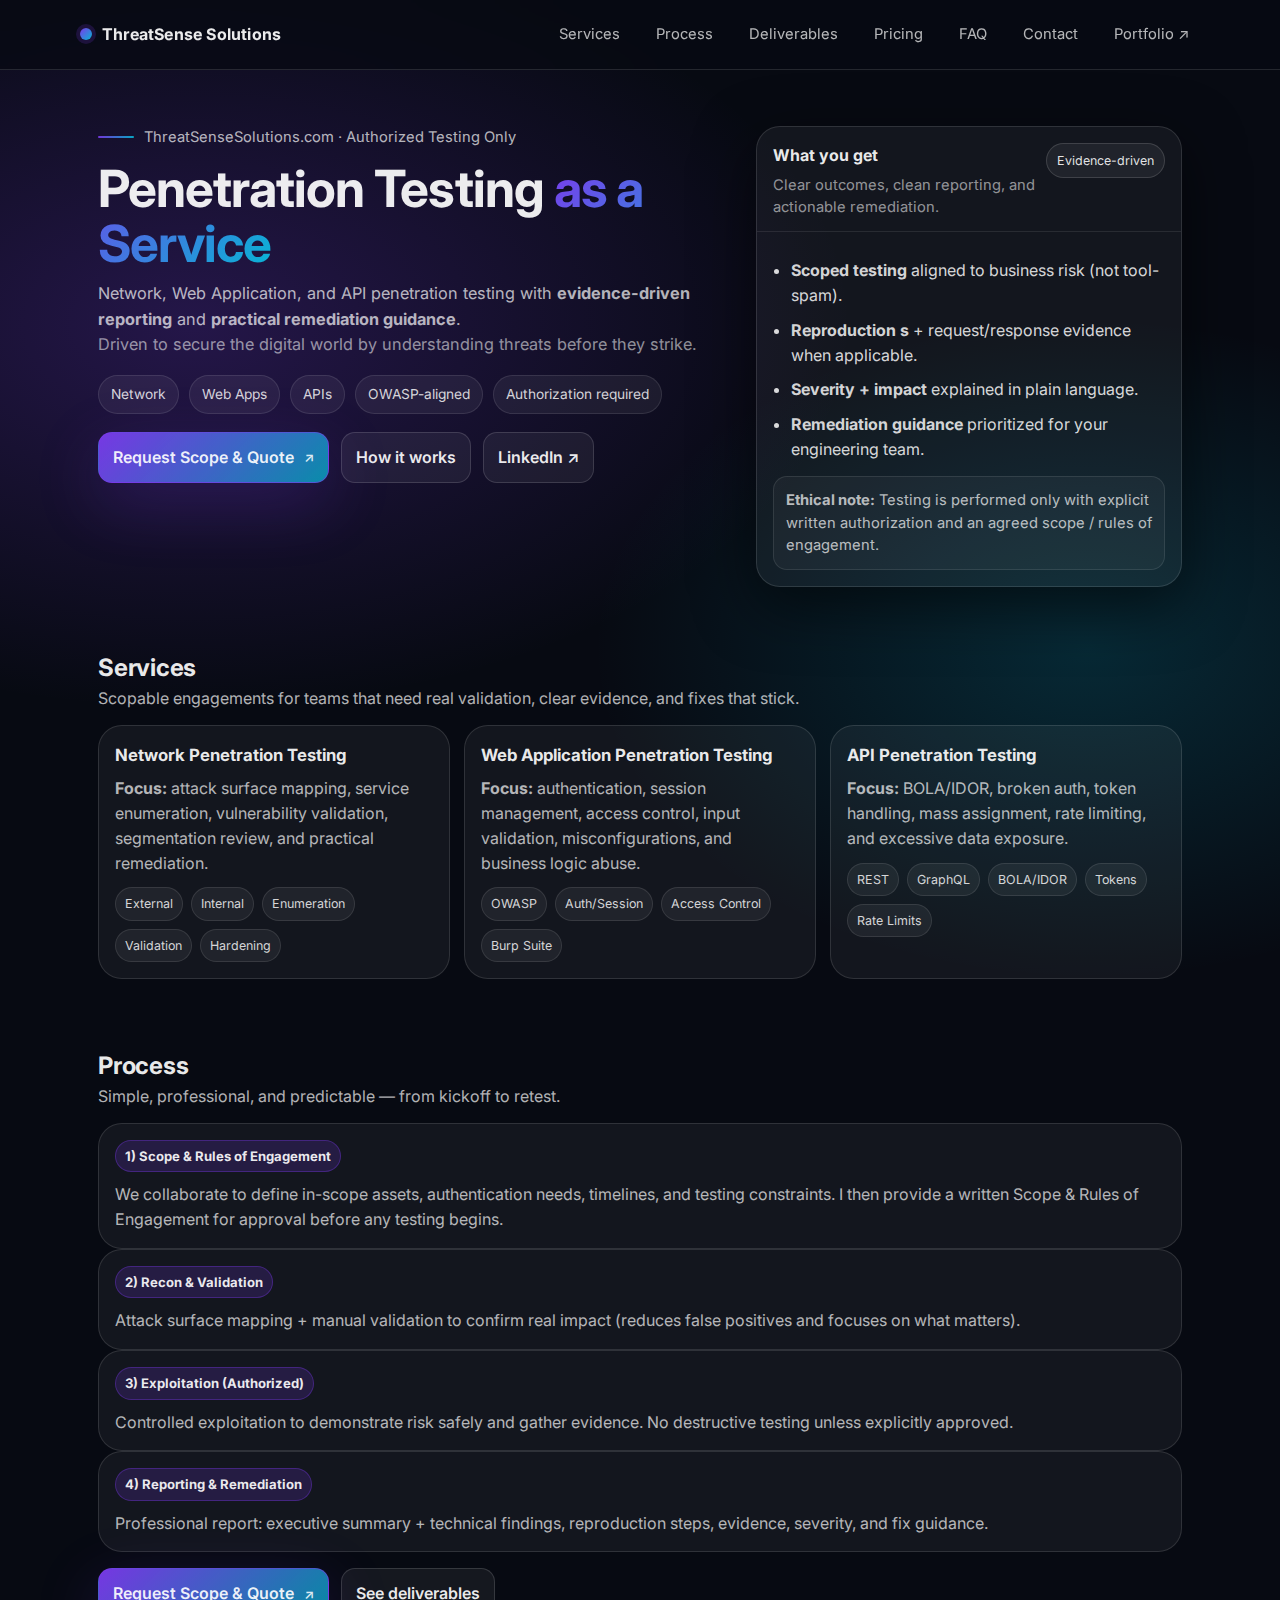
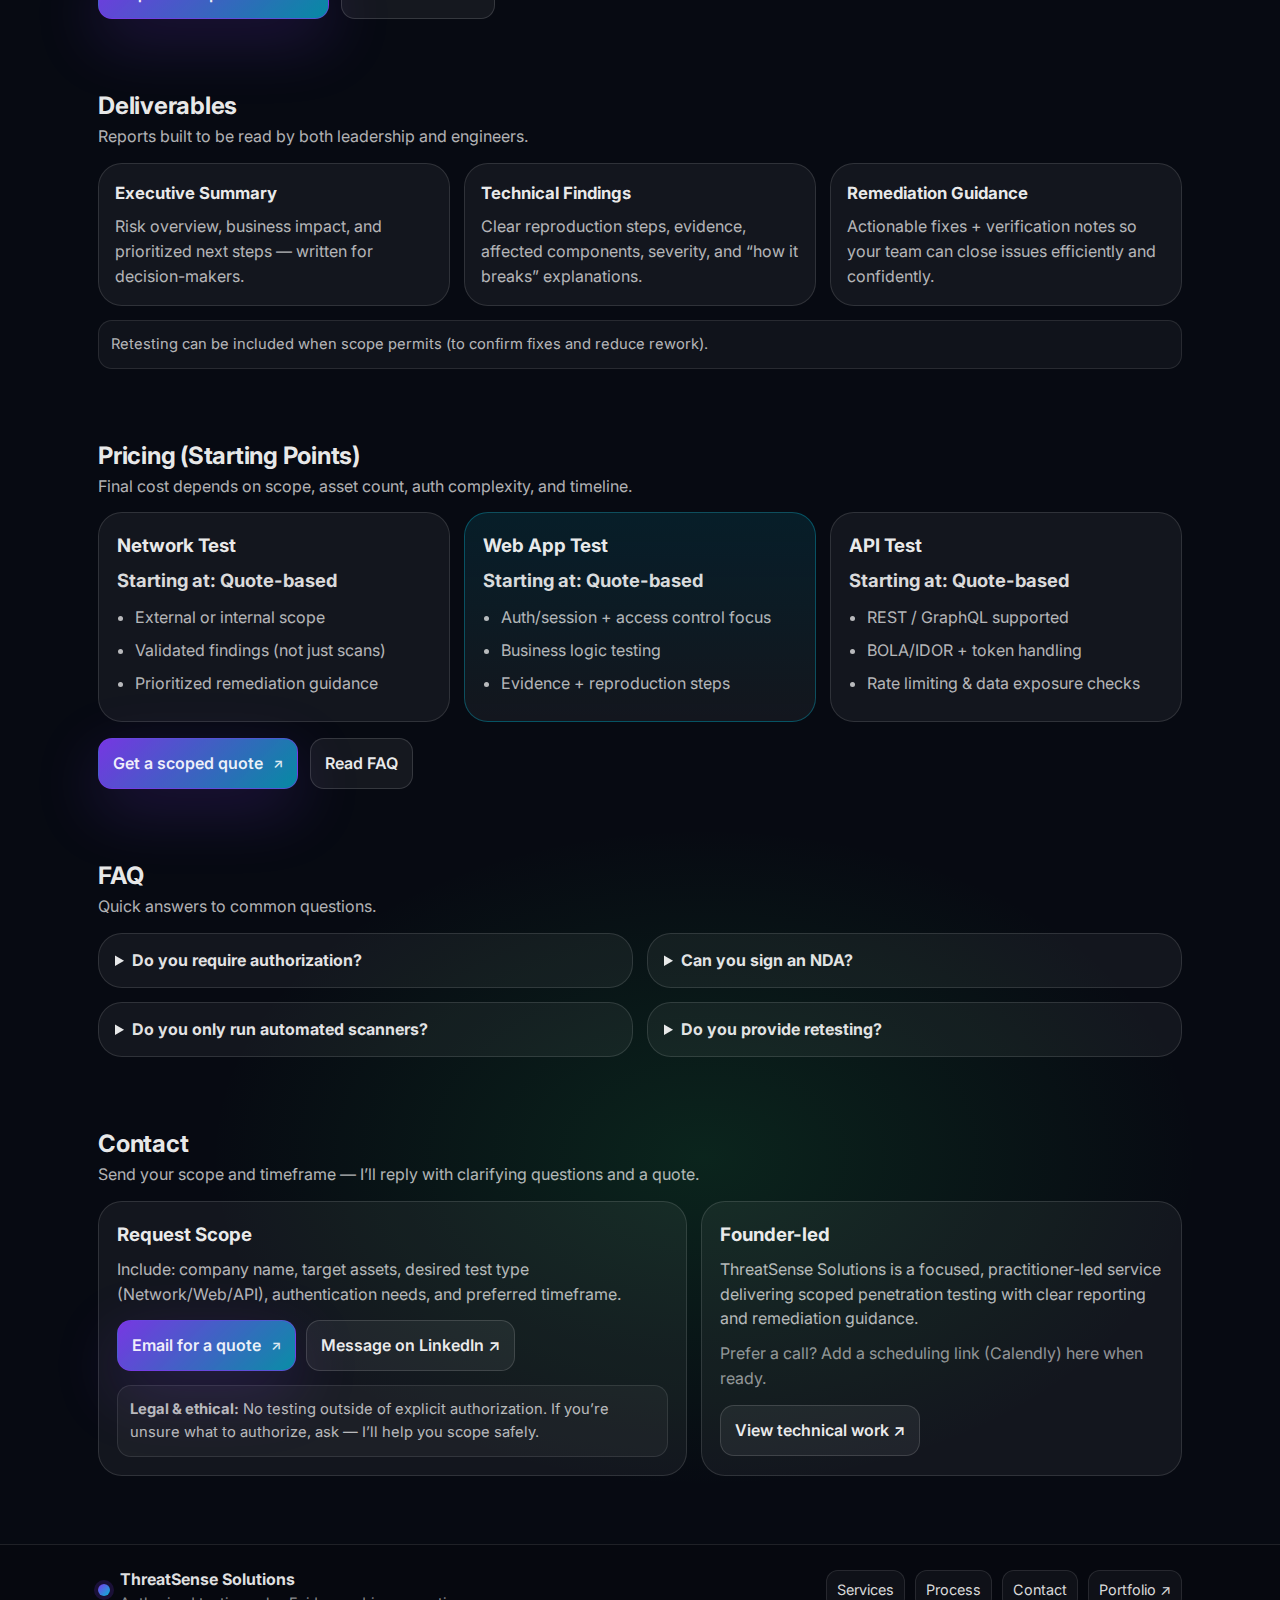
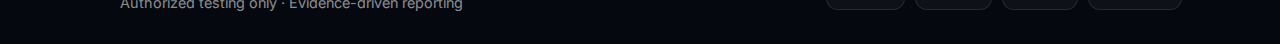
<file: index.html>
<!DOCTYPE html>
<html lang="en">
<head>
  <meta charset="UTF-8" />
  <meta name="viewport" content="width=device-width, initial-scale=1.0" />
  <meta name="description" content="ThreatSense Solutions — Penetration Testing as a Service. Authorized, scoped testing for networks, web applications, and APIs with evidence-driven reporting and remediation guidance." />
  <meta name="robots" content="index,follow" />

  <!-- Open Graph -->
  <meta property="og:title" content="ThreatSense Solutions — Penetration Testing as a Service" />
  <meta property="og:description" content="Authorized penetration testing for networks, web applications, and APIs. Evidence-driven reporting and practical remediation guidance." />
  <meta property="og:type" content="website" />

  <title>ThreatSense Solutions — Penetration Testing as a Service</title>

  <!-- Font -->
  <link href="https://fonts.googleapis.com/css2?family=Inter:wght@300;400;500;600;700&display=swap" rel="stylesheet" />

  <style>
    :root{
      --bg: #070A12;
      --panel: rgba(255,255,255,.06);
      --panel2: rgba(255,255,255,.08);
      --border: rgba(255,255,255,.12);
      --text: rgba(255,255,255,.92);
      --muted: rgba(255,255,255,.70);
      --muted2: rgba(255,255,255,.55);

      --a: #7C3AED;   /* violet */
      --b: #22C55E;   /* green */
      --c: #06B6D4;   /* cyan */
      --shadow: 0 18px 60px rgba(0,0,0,.55);
      --radius: 18px;
      --radius2: 24px;
      --max: 1120px;
    }

    *{ box-sizing: border-box; }
    html,body{ margin:0; padding:0; }
    body{
      font-family: Inter, system-ui, -apple-system, Segoe UI, Roboto, Helvetica, Arial, sans-serif;
      background:
        radial-gradient(1200px 700px at 15% 10%, rgba(124,58,237,.25), transparent 55%),
        radial-gradient(900px 600px at 85% 20%, rgba(6,182,212,.18), transparent 55%),
        radial-gradient(900px 600px at 55% 85%, rgba(34,197,94,.14), transparent 55%),
        var(--bg);
      color: var(--text);
      line-height: 1.55;
    }

    a{ color: inherit; text-decoration: none; }
    a:hover{ opacity: .92; }

    .wrap{ max-width: var(--max); margin: 0 auto; padding: 0 18px; }

    /* NAV */
    .nav{
      position: sticky; top: 0; z-index: 50;
      backdrop-filter: blur(14px);
      background: rgba(7,10,18,.72);
      border-bottom: 1px solid var(--border);
    }
    .nav-inner{
      display:flex; align-items:center; justify-content:space-between;
      padding: 14px 0;
    }
    .brand{
      display:flex; align-items:center; gap:10px; font-weight:700; letter-spacing:.2px;
    }
    .dot{
      width:12px; height:12px; border-radius: 50%;
      background: linear-gradient(135deg, var(--a), var(--c));
      box-shadow: 0 0 0 4px rgba(124,58,237,.18);
    }
    .nav-links{ display:flex; gap:14px; align-items:center; flex-wrap:wrap; }
    .nav-links a{
      font-size: .92rem;
      color: var(--muted);
      padding: 8px 10px;
      border-radius: 12px;
      border: 1px solid transparent;
    }
    .nav-links a:hover{
      color: var(--text);
      border-color: rgba(255,255,255,.10);
      background: rgba(255,255,255,.04);
    }

    /* HERO */
    .hero{
      padding: 56px 0 28px;
    }
    .hero-grid{
      display:grid;
      grid-template-columns: 1.2fr .8fr;
      gap: 18px;
      align-items: stretch;
    }
    @media (max-width: 980px){
      .hero-grid{ grid-template-columns: 1fr; }
    }

    .eyebrow{
      display:flex; align-items:center; gap:10px;
      color: var(--muted);
      font-size: .92rem;
    }
    .eyebrow .line{
      width: 36px; height: 2px;
      background: linear-gradient(90deg, var(--a), var(--c));
      border-radius: 99px;
      opacity: .9;
    }
    h1{
      margin: 12px 0 10px;
      font-size: clamp(2.1rem, 4vw, 3.2rem);
      line-height: 1.08;
      letter-spacing: -0.02em;
    }
    h1 span{
      background: linear-gradient(135deg, var(--a), var(--c));
      -webkit-background-clip: text;
      background-clip: text;
      color: transparent;
    }
    .sub{
      color: var(--muted);
      font-size: 1.02rem;
      margin: 0 0 18px;
    }

    .chips{ display:flex; flex-wrap:wrap; gap:10px; margin: 14px 0 18px; }
    .chip{
      font-size: .86rem;
      color: rgba(255,255,255,.82);
      padding: 8px 12px;
      border-radius: 999px;
      background: rgba(255,255,255,.06);
      border: 1px solid rgba(255,255,255,.10);
    }

    .cta{
      display:flex; gap:12px; flex-wrap:wrap;
      margin-top: 10px;
    }
    .btn{
      display:inline-flex; align-items:center; gap:10px;
      padding: 12px 14px;
      border-radius: 14px;
      border: 1px solid rgba(255,255,255,.14);
      background: rgba(255,255,255,.06);
      color: var(--text);
      font-weight: 600;
      box-shadow: none;
    }
    .btn:hover{ background: rgba(255,255,255,.08); }
    .btn.primary{
      border-color: rgba(124,58,237,.55);
      background: linear-gradient(135deg, rgba(124,58,237,.95), rgba(6,182,212,.75));
      box-shadow: 0 20px 65px rgba(124,58,237,.22);
    }
    .btn.primary:hover{ opacity: .96; }
    .btn small{ color: rgba(255,255,255,.86); font-weight: 600; }

    /* SIDE CARD */
    .card{
      border: 1px solid var(--border);
      background: rgba(255,255,255,.05);
      border-radius: var(--radius2);
      box-shadow: var(--shadow);
      overflow: hidden;
    }
    .card-top{
      padding: 16px 16px 12px;
      border-bottom: 1px solid rgba(255,255,255,.09);
      display:flex; justify-content:space-between; gap:10px; align-items:flex-start;
    }
    .pill{
      font-size: .78rem;
      color: rgba(255,255,255,.88);
      padding: 7px 10px;
      border-radius: 999px;
      border: 1px solid rgba(255,255,255,.14);
      background: rgba(255,255,255,.06);
      white-space: nowrap;
    }
    .card-title{ font-weight: 700; margin: 0; }
    .card-sub{ margin: 6px 0 0; color: var(--muted2); font-size: .92rem; }

    .card-body{ padding: 16px; }
    .list{
      margin: 0; padding-left: 18px;
      color: rgba(255,255,255,.84);
    }
    .list li{ margin: 10px 0; }
    .micro{
      margin-top: 14px;
      padding: 12px;
      border-radius: 14px;
      background: rgba(255,255,255,.04);
      border: 1px solid rgba(255,255,255,.10);
      color: var(--muted);
      font-size: .92rem;
    }

    /* SECTIONS */
    section{ padding: 34px 0; }
    .section-head{
      display:flex; align-items:flex-end; justify-content:space-between;
      gap: 12px;
      margin-bottom: 14px;
    }
  /* Fix anchor jump with sticky nav (desktop + mobile) */
  :root { --nav-offset: 84px; }  /* desktop */

@media (max-width: 980px) {
  :root { --nav-offset: 132px; } /* mobile nav wraps -> taller */
}

  section {
    scroll-margin-top: var(--nav-offset);
  }


    /* Highlight the targeted section when navigating via #hash links */
    section:target h2 {
    font-weight: 800;
    }
    section:target .section-head {
    outline: 1px solid rgba(255,255,255,.14);
    background: rgba(255,255,255,.03);
    border-radius: 16px;
    padding: 10px 12px;
    }

    h2{
      margin: 0;
      font-size: 1.5rem;
      letter-spacing: -0.01em;
    }
    .lead{ margin: 0; color: var(--muted); max-width: 72ch; }

    .grid3{
      display:grid;
      grid-template-columns: repeat(3, 1fr);
      gap: 14px;
    }
    @media (max-width: 980px){ .grid3{ grid-template-columns: 1fr; } }

    .svc{
      padding: 16px;
      border-radius: var(--radius2);
      border: 1px solid rgba(255,255,255,.12);
      background: rgba(255,255,255,.05);
    }
    .svc h3{ margin: 0 0 8px; font-size: 1.05rem; }
    .svc p{ margin: 0; color: var(--muted); }
    .svc .tags{ margin-top: 12px; display:flex; flex-wrap:wrap; gap: 8px; }
    .tag{
      font-size: .78rem;
      padding: 6px 9px;
      border-radius: 999px;
      background: rgba(255,255,255,.06);
      border: 1px solid rgba(255,255,255,.10);
      color: rgba(255,255,255,.82);
    }

    .steps{
      display:grid;
      grid-template-columns: 1fr 1fr;
      gap: 14px;
    }
    @media (max-width: 980px){ .steps{ grid-template-columns: 1fr; } }

    .step{
      padding: 16px;
      border-radius: var(--radius2);
      border: 1px solid rgba(255,255,255,.12);
      background: rgba(255,255,255,.05);
    }
    .step strong{
      display:inline-block;
      padding: 5px 9px;
      border-radius: 999px;
      background: rgba(124,58,237,.18);
      border: 1px solid rgba(124,58,237,.35);
      margin-bottom: 10px;
      font-size: .82rem;
    }
    .step p{ margin: 0; color: var(--muted); }

    .price-row{
      display:grid;
      grid-template-columns: 1fr 1fr 1fr;
      gap: 14px;
    }
    @media (max-width: 980px){ .price-row{ grid-template-columns: 1fr; } }

    .price{
      padding: 18px;
      border-radius: var(--radius2);
      border: 1px solid rgba(255,255,255,.12);
      background: rgba(255,255,255,.05);
      position: relative;
      overflow:hidden;
    }
    .price.pop{
      border-color: rgba(6,182,212,.35);
      background: linear-gradient(180deg, rgba(6,182,212,.12), rgba(255,255,255,.05));
    }
    .price h3{ margin: 0 0 6px; }
    .price .from{ color: rgba(255,255,255,.86); font-weight: 700; font-size: 1.15rem; margin: 0 0 10px; }
    .price ul{ margin: 0; padding-left: 18px; color: var(--muted); }
    .price li{ margin: 8px 0; }

    .faq{
      display:grid;
      grid-template-columns: 1fr 1fr;
      gap: 14px;
    }
    @media (max-width: 980px){ .faq{ grid-template-columns: 1fr; } }
    details{
      border-radius: var(--radius2);
      border: 1px solid rgba(255,255,255,.12);
      background: rgba(255,255,255,.05);
      padding: 14px 16px;
    }
    summary{
      cursor:pointer;
      font-weight: 700;
      color: rgba(255,255,255,.9);
    }
    details p{ color: var(--muted); margin: 10px 0 0; }

    /* CONTACT */
    .contact{
      display:grid;
      grid-template-columns: 1.1fr .9fr;
      gap: 14px;
    }
    @media (max-width: 980px){ .contact{ grid-template-columns: 1fr; } }
    .contact-box{
      padding: 18px;
      border-radius: var(--radius2);
      border: 1px solid rgba(255,255,255,.12);
      background: rgba(255,255,255,.05);
    }
    .contact-box p{ color: var(--muted); margin: 8px 0 0; }
    .contact-actions{ margin-top: 14px; display:flex; flex-wrap:wrap; gap: 10px; }

    /* FOOTER */
    .foot{
      padding: 22px 0 30px;
      color: var(--muted2);
      border-top: 1px solid rgba(255,255,255,.10);
      background: rgba(0,0,0,.12);
      margin-top: 34px;
    }
    .foot-row{
      display:flex; justify-content:space-between; align-items:center; gap: 12px;
      flex-wrap:wrap;
    }
    .mini-links{ display:flex; gap: 10px; flex-wrap:wrap; }
    .mini-links a{
      padding: 8px 10px;
      border-radius: 12px;
      border: 1px solid rgba(255,255,255,.10);
      background: rgba(255,255,255,.04);
      color: rgba(255,255,255,.86);
      font-size: .9rem;
    }
  </style>
</head>

<body>
  <!-- NAV -->
  <div class="nav">
    <div class="wrap nav-inner">
      <div class="brand">
        <div class="dot"></div>
        <span>ThreatSense Solutions</span>
      </div>

      <div class="nav-links">
        <a href="#services">Services</a>
        <a href="#process">Process</a>
        <a href="#deliverables">Deliverables</a>
        <a href="#pricing">Pricing</a>
        <a href="#faq">FAQ</a>
        <a href="#contact">Contact</a>
        <a href="https://bebasset.github.io/index.html#projects" target="_blank" rel="noopener">Portfolio ↗</a>
      </div>
    </div>
  </div>

  <!-- HERO -->
  <header class="hero">
    <div class="wrap hero-grid">
      <div>
        <div class="eyebrow">
          <div class="line"></div>
          <div>ThreatSenseSolutions.com · Authorized Testing Only</div>
        </div>

        <h1>Penetration Testing <span>as a Service</span></h1>
        <p class="sub">
          Network, Web Application, and API penetration testing with <strong>evidence-driven reporting</strong> and
          <strong>practical remediation guidance</strong>.
          <br />
          <span style="color: var(--muted2);">Driven to secure the digital world by understanding threats before they strike.</span>
        </p>

        <div class="chips">
          <span class="chip">Network</span>
          <span class="chip">Web Apps</span>
          <span class="chip">APIs</span>
          <span class="chip">OWASP-aligned</span>
          <span class="chip">Authorization required</span>
        </div>

        <div class="cta">
          <a class="btn primary" href="mailto:bassette.secure@gmail.com?subject=ThreatSense%20-%20Request%20Scope%20%26%20Quote&body=Hi%20ThreatSense%2C%0A%0AI'd%20like%20to%20request%20a%20scope%20and%20quote.%0A%0ACompany%3A%0AAsset(s)%3A%0ATesting%20type%20(Network%2FWeb%2FAPI)%3A%0ATimeframe%3A%0AConstraints%2FNotes%3A%0A%0AThanks%2C">
            Request Scope & Quote <small>↗</small>
          </a>
          <a class="btn" href="#process">How it works</a>
          <a class="btn" href="https://www.linkedin.com/in/belizaireb" target="_blank" rel="noopener">LinkedIn ↗</a>
        </div>
      </div>

      <aside class="card" aria-label="What you get">
        <div class="card-top">
          <div>
            <div class="card-title">What you get</div>
            <div class="card-sub">Clear outcomes, clean reporting, and actionable remediation.</div>
          </div>
          <div class="pill">Evidence-driven</div>
        </div>

        <div class="card-body">
          <ul class="list">
            <li><strong>Scoped testing</strong> aligned to business risk (not tool-spam).</li>
            <li><strong>Reproduction s</strong> + request/response evidence when applicable.</li>
            <li><strong>Severity + impact</strong> explained in plain language.</li>
            <li><strong>Remediation guidance</strong> prioritized for your engineering team.</li>
          </ul>

          <div class="micro">
            <strong>Ethical note:</strong> Testing is performed only with explicit written authorization and an agreed scope / rules of engagement.
          </div>
        </div>
      </aside>
    </div>
  </header>

  <!-- SERVICES -->
  <section id="services">
    <div class="wrap">
      <div class="section-head">
        <div>
          <h2>Services</h2>
          <p class="lead">Scopable engagements for teams that need real validation, clear evidence, and fixes that stick.</p>
        </div>
      </div>

      <div class="grid3">
        <div class="svc">
          <h3>Network Penetration Testing</h3>
          <p><strong>Focus:</strong> attack surface mapping, service enumeration, vulnerability validation, segmentation review, and practical remediation.</p>
          <div class="tags">
            <span class="tag">External</span><span class="tag">Internal</span><span class="tag">Enumeration</span><span class="tag">Validation</span><span class="tag">Hardening</span>
          </div>
        </div>

        <div class="svc">
          <h3>Web Application Penetration Testing</h3>
          <p><strong>Focus:</strong> authentication, session management, access control, input validation, misconfigurations, and business logic abuse.</p>
          <div class="tags">
            <span class="tag">OWASP</span><span class="tag">Auth/Session</span><span class="tag">Access Control</span><span class="tag">Burp Suite</span>
          </div>
        </div>

        <div class="svc">
          <h3>API Penetration Testing</h3>
          <p><strong>Focus:</strong> BOLA/IDOR, broken auth, token handling, mass assignment, rate limiting, and excessive data exposure.</p>
          <div class="tags">
            <span class="tag">REST</span><span class="tag">GraphQL</span><span class="tag">BOLA/IDOR</span><span class="tag">Tokens</span><span class="tag">Rate Limits</span>
          </div>
        </div>
      </div>
    </div>
  </section>

  <!-- PROCESS -->
  <section id="process">
    <div class="wrap">
      <div class="section-head">
        <div>
          <h2>Process</h2>
          <p class="lead">Simple, professional, and predictable — from kickoff to retest.</p>
        </div>
      </div>

      <div class="s">
        <div class="step">
          <strong>1) Scope &amp; Rules of Engagement</strong>
          <p>We collaborate to define in-scope assets, authentication needs, timelines, and testing constraints.
    I then provide a written Scope &amp; Rules of Engagement for approval before any testing begins.</p>
      </div>

        <div class="step">
          <strong>2) Recon & Validation</strong>
          <p>Attack surface mapping + manual validation to confirm real impact (reduces false positives and focuses on what matters).</p>
        </div>
        <div class="step">
          <strong>3) Exploitation (Authorized)</strong>
          <p>Controlled exploitation to demonstrate risk safely and gather evidence. No destructive testing unless explicitly approved.</p>
        </div>
        <div class="step">
          <strong>4) Reporting & Remediation</strong>
          <p>Professional report: executive summary + technical findings, reproduction steps, evidence, severity, and fix guidance.</p>
        </div>
      </div>

      <div class="cta" style="margin-top:16px;">
        <a class="btn primary" href="mailto:bassette.secure@gmail.com?subject=ThreatSense%20-%20Request%20Scope%20%26%20Quote">Request Scope & Quote <small>↗</small></a>
        <a class="btn" href="#deliverables">See deliverables</a>
      </div>
    </div>
  </section>

  <!-- DELIVERABLES -->
  <section id="deliverables">
    <div class="wrap">
      <div class="section-head">
        <div>
          <h2>Deliverables</h2>
          <p class="lead">Reports built to be read by both leadership and engineers.</p>
        </div>
      </div>

      <div class="grid3">
        <div class="svc">
          <h3>Executive Summary</h3>
          <p>Risk overview, business impact, and prioritized next steps — written for decision-makers.</p>
        </div>
        <div class="svc">
          <h3>Technical Findings</h3>
          <p>Clear reproduction steps, evidence, affected components, severity, and “how it breaks” explanations.</p>
        </div>
        <div class="svc">
          <h3>Remediation Guidance</h3>
          <p>Actionable fixes + verification notes so your team can close issues efficiently and confidently.</p>
        </div>
      </div>

      <div class="micro" style="margin-top:14px;">
        Retesting can be included when scope permits (to confirm fixes and reduce rework).
      </div>
    </div>
  </section>

  <!-- PRICING -->
  <section id="pricing">
    <div class="wrap">
      <div class="section-head">
        <div>
          <h2>Pricing (Starting Points)</h2>
          <p class="lead">Final cost depends on scope, asset count, auth complexity, and timeline.</p>
        </div>
      </div>

      <div class="price-row">
        <div class="price">
          <h3>Network Test</h3>
          <p class="from">Starting at: Quote-based</p>
          <ul>
            <li>External or internal scope</li>
            <li>Validated findings (not just scans)</li>
            <li>Prioritized remediation guidance</li>
          </ul>
        </div>

        <div class="price pop">
          <h3>Web App Test</h3>
          <p class="from">Starting at: Quote-based</p>
          <ul>
            <li>Auth/session + access control focus</li>
            <li>Business logic testing</li>
            <li>Evidence + reproduction steps</li>
          </ul>
        </div>

        <div class="price">
          <h3>API Test</h3>
          <p class="from">Starting at: Quote-based</p>
          <ul>
            <li>REST / GraphQL supported</li>
            <li>BOLA/IDOR + token handling</li>
            <li>Rate limiting & data exposure checks</li>
          </ul>
        </div>
      </div>

      <div class="cta" style="margin-top:16px;">
        <a class="btn primary" href="mailto:bassette.secure@gmail.com?subject=ThreatSense%20-%20Request%20Scope%20%26%20Quote">Get a scoped quote <small>↗</small></a>
        <a class="btn" href="#faq">Read FAQ</a>
      </div>
    </div>
  </section>

  <!-- FAQ -->
  <section id="faq">
    <div class="wrap">
      <div class="section-head">
        <div>
          <h2>FAQ</h2>
          <p class="lead">Quick answers to common questions.</p>
        </div>
      </div>

      <div class="faq">
        <details>
          <summary>Do you require authorization?</summary>
          <p>Yes. I only test assets with explicit written authorization and an agreed scope / rules of engagement.</p>
        </details>

        <details>
          <summary>Can you sign an NDA?</summary>
          <p>Yes. NDA and rules-of-engagement documentation are welcome for scoped engagements.</p>
        </details>

        <details>
          <summary>Do you only run automated scanners?</summary>
          <p>No. Testing is a mix of recon, manual validation, and controlled exploitation (authorized) to confirm real impact and reduce false positives.</p>
        </details>

        <details>
          <summary>Do you provide retesting?</summary>
          <p>When scope permits, yes — retesting can confirm fixes and help close findings faster.</p>
        </details>
      </div>
    </div>
  </section>

  <!-- CONTACT -->
  <section id="contact">
    <div class="wrap">
      <div class="section-head">
        <div>
          <h2>Contact</h2>
          <p class="lead">Send your scope and timeframe — I’ll reply with clarifying questions and a quote.</p>
        </div>
      </div>

      <div class="contact">
        <div class="contact-box">
          <h3 style="margin:0 0 6px;">Request Scope</h3>
          <p>Include: company name, target assets, desired test type (Network/Web/API), authentication needs, and preferred timeframe.</p>
          <div class="contact-actions">
            <a class="btn primary" href="mailto:bassette.secure@gmail.com?subject=ThreatSense%20-%20Request%20Scope%20%26%20Quote&body=Company%3A%0AAsset(s)%3A%0ATesting%20type%20(Network%2FWeb%2FAPI)%3A%0AAuth%20Available%3F%20(Yes%2FNo)%3A%0ATimeframe%3A%0AConstraints%2FNotes%3A%0A">Email for a quote <small>↗</small></a>
            <a class="btn" href="https://www.linkedin.com/in/belizaireb" target="_blank" rel="noopener">Message on LinkedIn ↗</a>
          </div>

          <div class="micro">
            <strong>Legal & ethical:</strong> No testing outside of explicit authorization. If you’re unsure what to authorize, ask — I’ll help you scope safely.
          </div>
        </div>

        <div class="contact-box">
          <h3 style="margin:0 0 6px;">Founder-led</h3>
          <p>
            ThreatSense Solutions is a focused, practitioner-led service delivering scoped penetration testing with clear reporting and remediation guidance.
          </p>
          <p style="margin-top:10px;color:var(--muted2);">
            Prefer a call? Add a scheduling link (Calendly) here when ready.
          </p>
          <div class="contact-actions">
            <a class="btn" href="https://bebasset.github.io/index.html#projects" target="_blank" rel="noopener">View technical work ↗</a>
          </div>
        </div>
      </div>
    </div>
  </section>

  <!-- FOOTER -->
  <footer class="foot">
    <div class="wrap foot-row">
      <div style="display:flex; align-items:center; gap:10px;">
        <div class="dot"></div>
        <div>
          <div style="font-weight:700;color:rgba(255,255,255,.88);">ThreatSense Solutions</div>
          <div style="font-size:.9rem;">Authorized testing only · Evidence-driven reporting</div>
        </div>
      </div>

      <div class="mini-links">
        <a href="#services">Services</a>
        <a href="#process">Process</a>
        <a href="#contact">Contact</a>
        <a href="https://bebasset.github.io/index.html#projects" target="_blank" rel="noopener">Portfolio ↗</a>
      </div>
    </div>
  </footer>
</body>
</html>

</html>
</file>
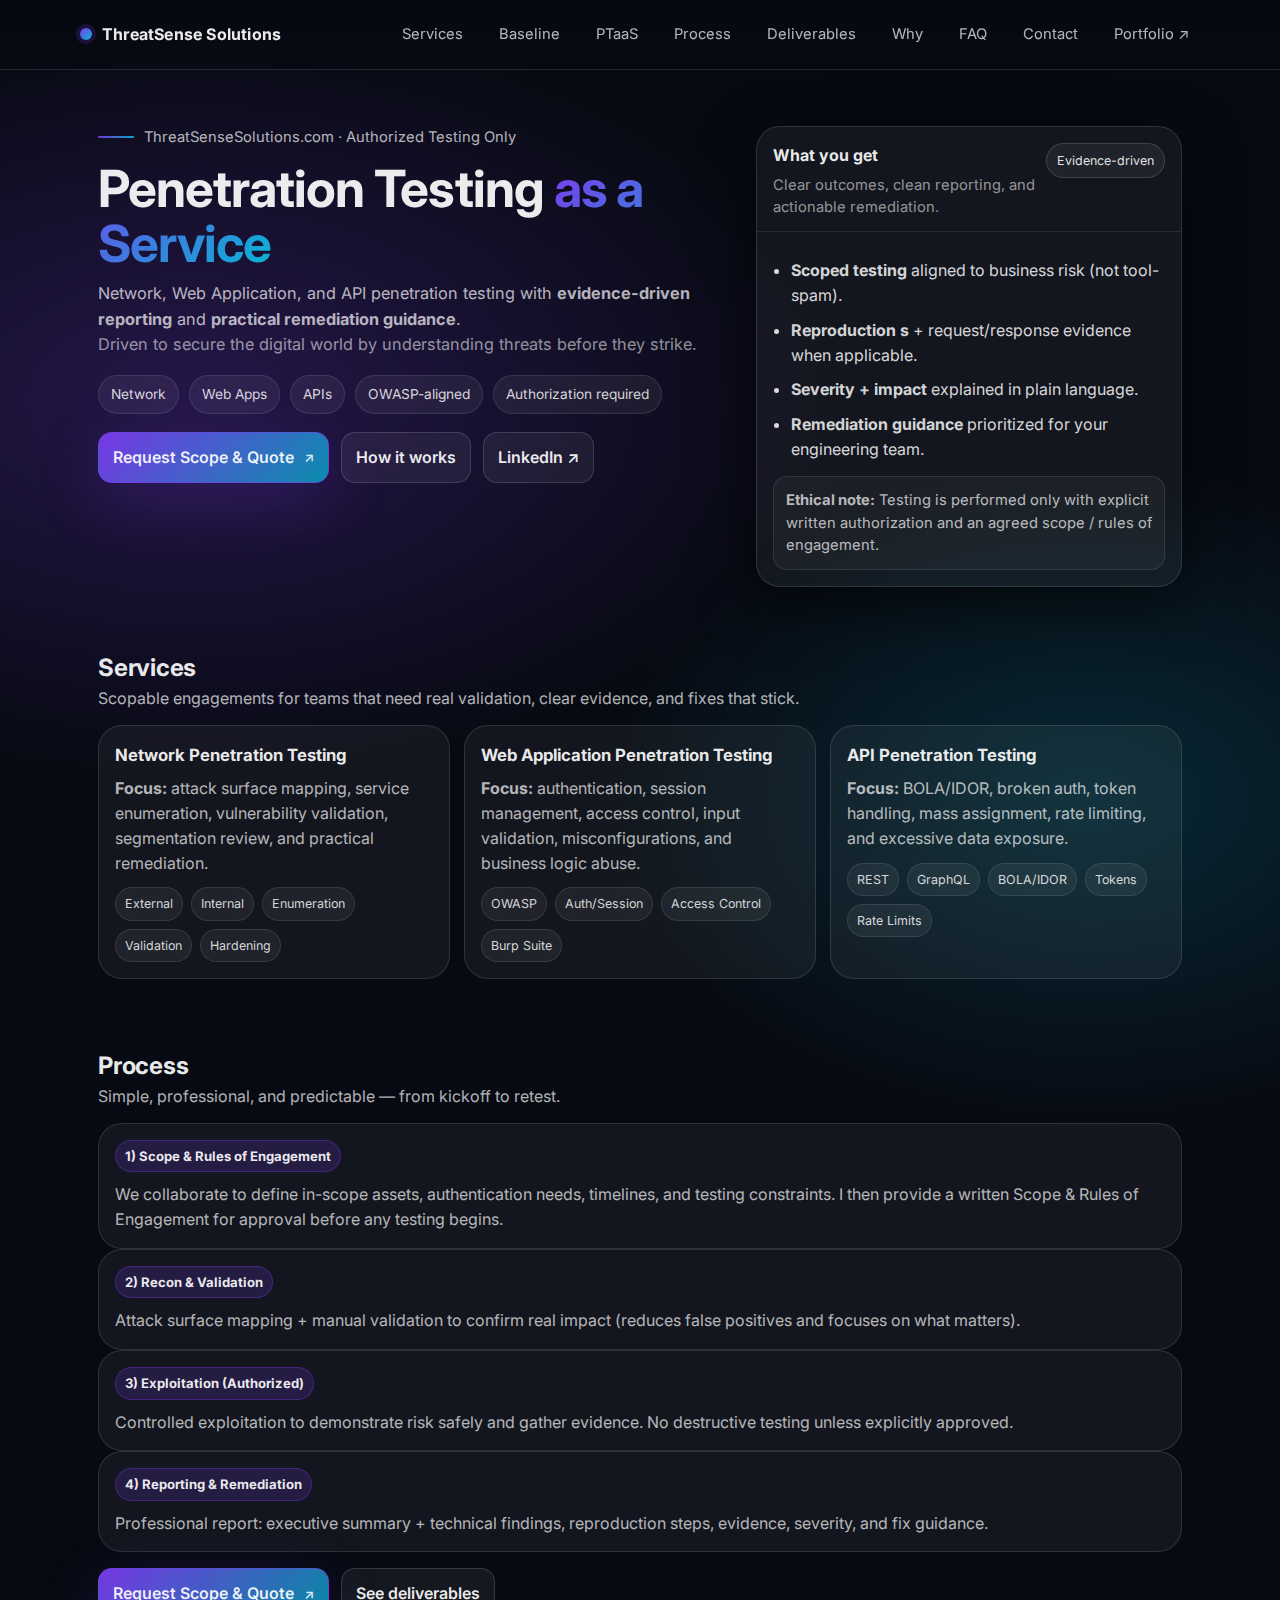
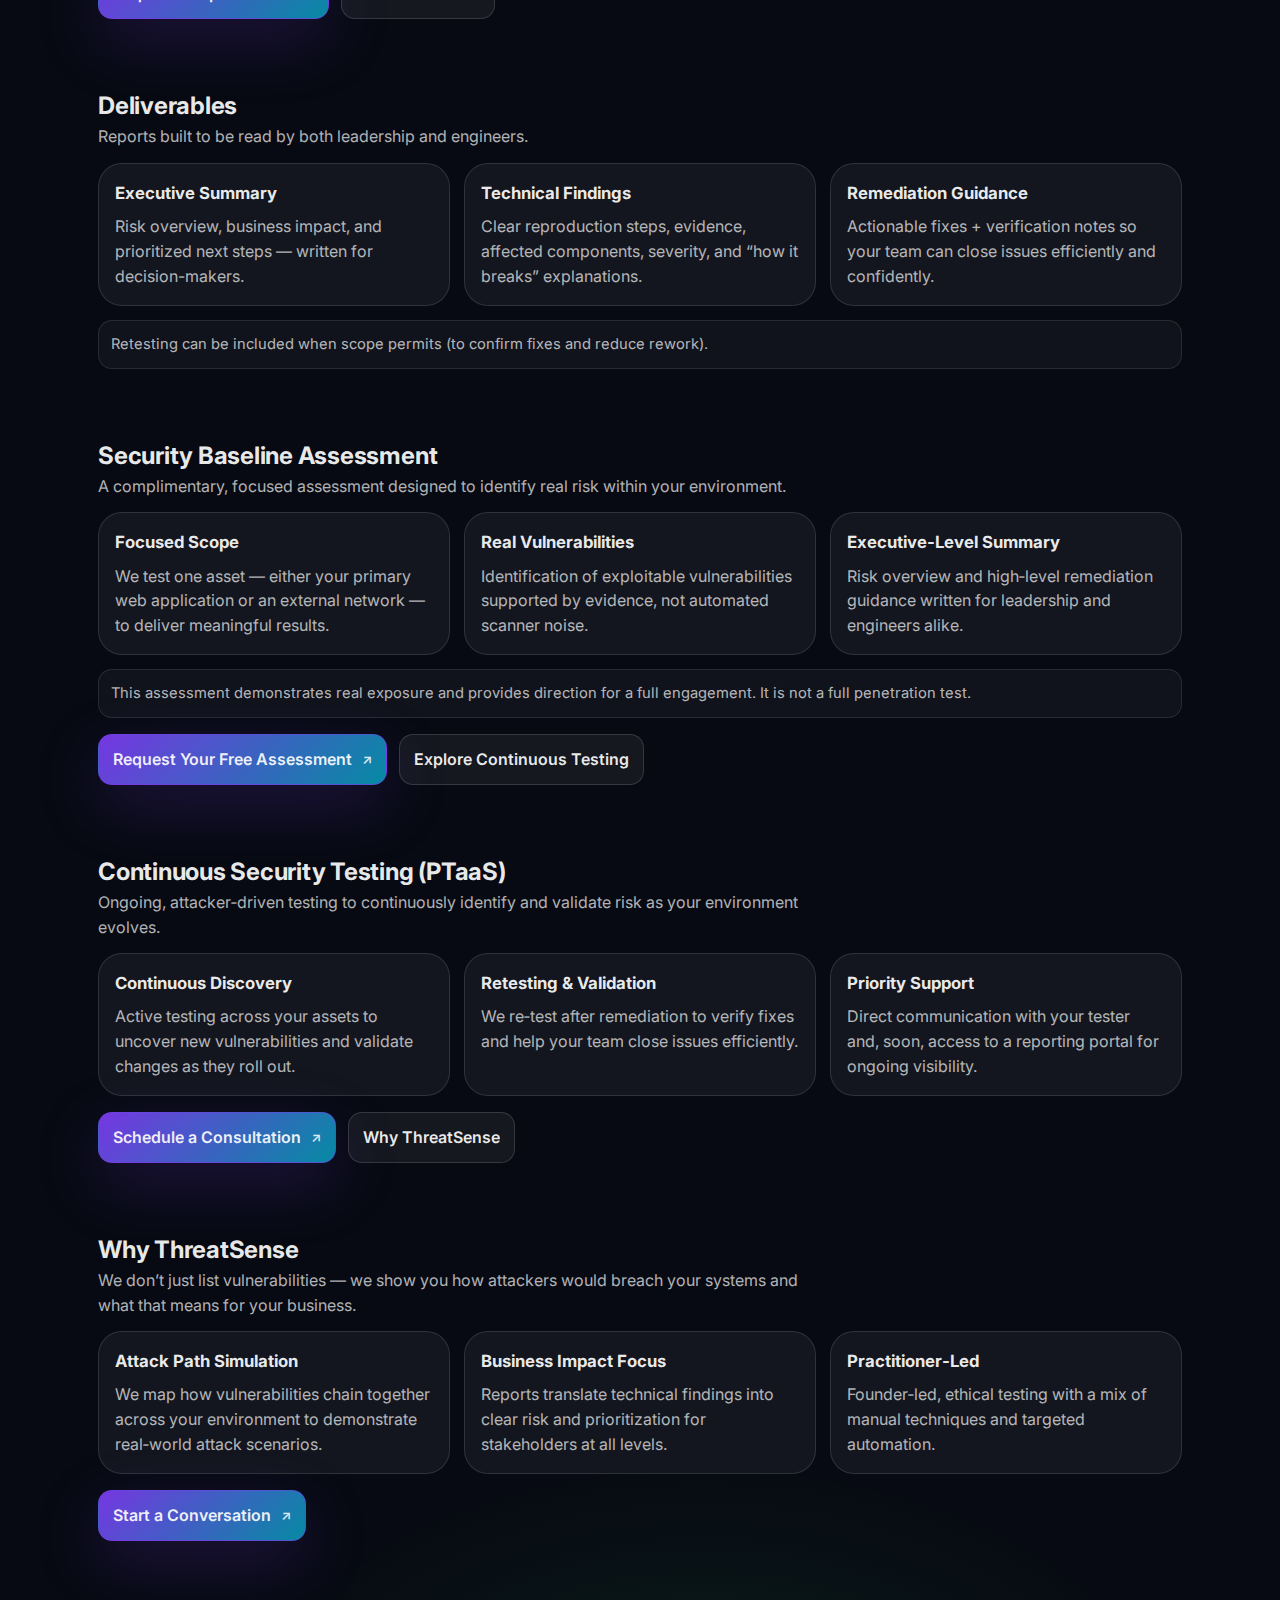
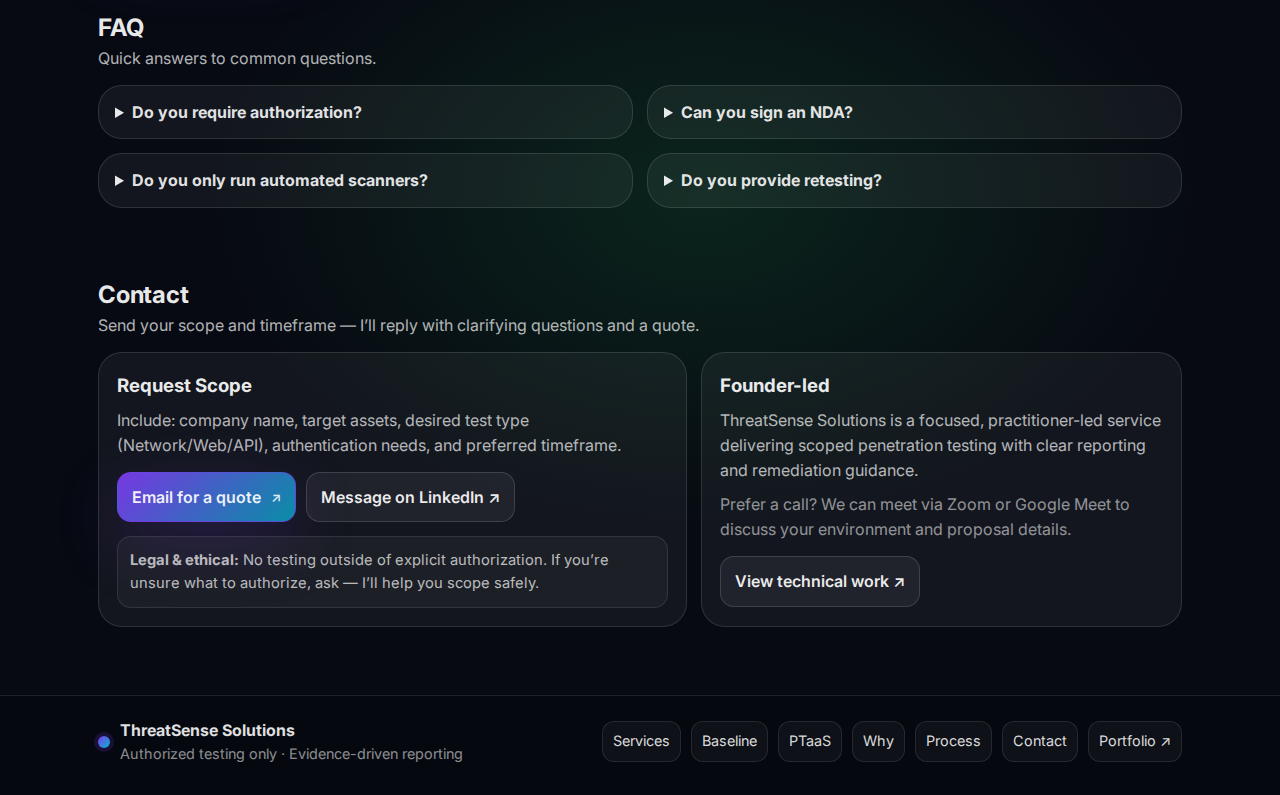
<file: index_updated.html>
<!DOCTYPE html>
<html lang="en">
<head>
  <meta charset="UTF-8" />
  <meta name="viewport" content="width=device-width, initial-scale=1.0" />
  <meta name="description" content="ThreatSense Solutions — Penetration Testing as a Service. Authorized, scoped testing for networks, web applications, and APIs with evidence-driven reporting and remediation guidance." />
  <meta name="robots" content="index,follow" />

  <!-- Open Graph -->
  <meta property="og:title" content="ThreatSense Solutions — Penetration Testing as a Service" />
  <meta property="og:description" content="Authorized penetration testing for networks, web applications, and APIs. Evidence-driven reporting and practical remediation guidance." />
  <meta property="og:type" content="website" />

  <title>ThreatSense Solutions — Penetration Testing as a Service</title>

  <!-- Font -->
  <link href="https://fonts.googleapis.com/css2?family=Inter:wght@300;400;500;600;700&display=swap" rel="stylesheet" />

  <style>
    :root{
      --bg: #070A12;
      --panel: rgba(255,255,255,.06);
      --panel2: rgba(255,255,255,.08);
      --border: rgba(255,255,255,.12);
      --text: rgba(255,255,255,.92);
      --muted: rgba(255,255,255,.70);
      --muted2: rgba(255,255,255,.55);

      --a: #7C3AED;   /* violet */
      --b: #22C55E;   /* green */
      --c: #06B6D4;   /* cyan */
      --shadow: 0 18px 60px rgba(0,0,0,.55);
      --radius: 18px;
      --radius2: 24px;
      --max: 1120px;
    }

    *{ box-sizing: border-box; }
    html,body{ margin:0; padding:0; }
    body{
      font-family: Inter, system-ui, -apple-system, Segoe UI, Roboto, Helvetica, Arial, sans-serif;
      background:
        radial-gradient(1200px 700px at 15% 10%, rgba(124,58,237,.25), transparent 55%),
        radial-gradient(900px 600px at 85% 20%, rgba(6,182,212,.18), transparent 55%),
        radial-gradient(900px 600px at 55% 85%, rgba(34,197,94,.14), transparent 55%),
        var(--bg);
      color: var(--text);
      line-height: 1.55;
    }

    a{ color: inherit; text-decoration: none; }
    a:hover{ opacity: .92; }

    .wrap{ max-width: var(--max); margin: 0 auto; padding: 0 18px; }

    /* NAV */
    .nav{
      position: sticky; top: 0; z-index: 50;
      backdrop-filter: blur(14px);
      background: rgba(7,10,18,.72);
      border-bottom: 1px solid var(--border);
    }
    .nav-inner{
      display:flex; align-items:center; justify-content:space-between;
      padding: 14px 0;
    }
    .brand{
      display:flex; align-items:center; gap:10px; font-weight:700; letter-spacing:.2px;
    }
    .dot{
      width:12px; height:12px; border-radius: 50%;
      background: linear-gradient(135deg, var(--a), var(--c));
      box-shadow: 0 0 0 4px rgba(124,58,237,.18);
    }
    .nav-links{ display:flex; gap:14px; align-items:center; flex-wrap:wrap; }
    .nav-links a{
      font-size: .92rem;
      color: var(--muted);
      padding: 8px 10px;
      border-radius: 12px;
      border: 1px solid transparent;
    }
    .nav-links a:hover{
      color: var(--text);
      border-color: rgba(255,255,255,.10);
      background: rgba(255,255,255,.04);
    }

    /* HERO */
    .hero{
      padding: 56px 0 28px;
    }
    .hero-grid{
      display:grid;
      grid-template-columns: 1.2fr .8fr;
      gap: 18px;
      align-items: stretch;
    }
    @media (max-width: 980px){
      .hero-grid{ grid-template-columns: 1fr; }
    }

    .eyebrow{
      display:flex; align-items:center; gap:10px;
      color: var(--muted);
      font-size: .92rem;
    }
    .eyebrow .line{
      width: 36px; height: 2px;
      background: linear-gradient(90deg, var(--a), var(--c));
      border-radius: 99px;
      opacity: .9;
    }
    h1{
      margin: 12px 0 10px;
      font-size: clamp(2.1rem, 4vw, 3.2rem);
      line-height: 1.08;
      letter-spacing: -0.02em;
    }
    h1 span{
      background: linear-gradient(135deg, var(--a), var(--c));
      -webkit-background-clip: text;
      background-clip: text;
      color: transparent;
    }
    .sub{
      color: var(--muted);
      font-size: 1.02rem;
      margin: 0 0 18px;
    }

    .chips{ display:flex; flex-wrap:wrap; gap:10px; margin: 14px 0 18px; }
    .chip{
      font-size: .86rem;
      color: rgba(255,255,255,.82);
      padding: 8px 12px;
      border-radius: 999px;
      background: rgba(255,255,255,.06);
      border: 1px solid rgba(255,255,255,.10);
    }

    .cta{
      display:flex; gap:12px; flex-wrap:wrap;
      margin-top: 10px;
    }
    .btn{
      display:inline-flex; align-items:center; gap:10px;
      padding: 12px 14px;
      border-radius: 14px;
      border: 1px solid rgba(255,255,255,.14);
      background: rgba(255,255,255,.06);
      color: var(--text);
      font-weight: 600;
      box-shadow: none;
    }
    .btn:hover{ background: rgba(255,255,255,.08); }
    .btn.primary{
      border-color: rgba(124,58,237,.55);
      background: linear-gradient(135deg, rgba(124,58,237,.95), rgba(6,182,212,.75));
      box-shadow: 0 20px 65px rgba(124,58,237,.22);
    }
    .btn.primary:hover{ opacity: .96; }
    .btn small{ color: rgba(255,255,255,.86); font-weight: 600; }

    /* SIDE CARD */
    .card{
      border: 1px solid var(--border);
      background: rgba(255,255,255,.05);
      border-radius: var(--radius2);
      box-shadow: var(--shadow);
      overflow: hidden;
    }
    .card-top{
      padding: 16px 16px 12px;
      border-bottom: 1px solid rgba(255,255,255,.09);
      display:flex; justify-content:space-between; gap:10px; align-items:flex-start;
    }
    .pill{
      font-size: .78rem;
      color: rgba(255,255,255,.88);
      padding: 7px 10px;
      border-radius: 999px;
      border: 1px solid rgba(255,255,255,.14);
      background: rgba(255,255,255,.06);
      white-space: nowrap;
    }
    .card-title{ font-weight: 700; margin: 0; }
    .card-sub{ margin: 6px 0 0; color: var(--muted2); font-size: .92rem; }

    .card-body{ padding: 16px; }
    .list{
      margin: 0; padding-left: 18px;
      color: rgba(255,255,255,.84);
    }
    .list li{ margin: 10px 0; }
    .micro{
      margin-top: 14px;
      padding: 12px;
      border-radius: 14px;
      background: rgba(255,255,255,.04);
      border: 1px solid rgba(255,255,255,.10);
      color: var(--muted);
      font-size: .92rem;
    }

    /* SECTIONS */
    section{ padding: 34px 0; }
    .section-head{
      display:flex; align-items:flex-end; justify-content:space-between;
      gap: 12px;
      margin-bottom: 14px;
    }
  /* Fix anchor jump with sticky nav (desktop + mobile) */
  :root { --nav-offset: 84px; }  /* desktop */

@media (max-width: 980px) {
  :root { --nav-offset: 132px; } /* mobile nav wraps -> taller */
}

  section {
    scroll-margin-top: var(--nav-offset);
  }


    /* Highlight the targeted section when navigating via #hash links */
    section:target h2 {
    font-weight: 800;
    }
    section:target .section-head {
    outline: 1px solid rgba(255,255,255,.14);
    background: rgba(255,255,255,.03);
    border-radius: 16px;
    padding: 10px 12px;
    }

    h2{
      margin: 0;
      font-size: 1.5rem;
      letter-spacing: -0.01em;
    }
    .lead{ margin: 0; color: var(--muted); max-width: 72ch; }

    .grid3{
      display:grid;
      grid-template-columns: repeat(3, 1fr);
      gap: 14px;
    }
    @media (max-width: 980px){ .grid3{ grid-template-columns: 1fr; } }

    .svc{
      padding: 16px;
      border-radius: var(--radius2);
      border: 1px solid rgba(255,255,255,.12);
      background: rgba(255,255,255,.05);
    }
    .svc h3{ margin: 0 0 8px; font-size: 1.05rem; }
    .svc p{ margin: 0; color: var(--muted); }
    .svc .tags{ margin-top: 12px; display:flex; flex-wrap:wrap; gap: 8px; }
    .tag{
      font-size: .78rem;
      padding: 6px 9px;
      border-radius: 999px;
      background: rgba(255,255,255,.06);
      border: 1px solid rgba(255,255,255,.10);
      color: rgba(255,255,255,.82);
    }

    .steps{
      display:grid;
      grid-template-columns: 1fr 1fr;
      gap: 14px;
    }
    @media (max-width: 980px){ .steps{ grid-template-columns: 1fr; } }

    .step{
      padding: 16px;
      border-radius: var(--radius2);
      border: 1px solid rgba(255,255,255,.12);
      background: rgba(255,255,255,.05);
    }
    .step strong{
      display:inline-block;
      padding: 5px 9px;
      border-radius: 999px;
      background: rgba(124,58,237,.18);
      border: 1px solid rgba(124,58,237,.35);
      margin-bottom: 10px;
      font-size: .82rem;
    }
    .step p{ margin: 0; color: var(--muted); }

    .price-row{
      display:grid;
      grid-template-columns: 1fr 1fr 1fr;
      gap: 14px;
    }
    @media (max-width: 980px){ .price-row{ grid-template-columns: 1fr; } }

    .price{
      padding: 18px;
      border-radius: var(--radius2);
      border: 1px solid rgba(255,255,255,.12);
      background: rgba(255,255,255,.05);
      position: relative;
      overflow:hidden;
    }
    .price.pop{
      border-color: rgba(6,182,212,.35);
      background: linear-gradient(180deg, rgba(6,182,212,.12), rgba(255,255,255,.05));
    }
    .price h3{ margin: 0 0 6px; }
    .price .from{ color: rgba(255,255,255,.86); font-weight: 700; font-size: 1.15rem; margin: 0 0 10px; }
    .price ul{ margin: 0; padding-left: 18px; color: var(--muted); }
    .price li{ margin: 8px 0; }

    .faq{
      display:grid;
      grid-template-columns: 1fr 1fr;
      gap: 14px;
    }
    @media (max-width: 980px){ .faq{ grid-template-columns: 1fr; } }
    details{
      border-radius: var(--radius2);
      border: 1px solid rgba(255,255,255,.12);
      background: rgba(255,255,255,.05);
      padding: 14px 16px;
    }
    summary{
      cursor:pointer;
      font-weight: 700;
      color: rgba(255,255,255,.9);
    }
    details p{ color: var(--muted); margin: 10px 0 0; }

    /* CONTACT */
    .contact{
      display:grid;
      grid-template-columns: 1.1fr .9fr;
      gap: 14px;
    }
    @media (max-width: 980px){ .contact{ grid-template-columns: 1fr; } }
    .contact-box{
      padding: 18px;
      border-radius: var(--radius2);
      border: 1px solid rgba(255,255,255,.12);
      background: rgba(255,255,255,.05);
    }
    .contact-box p{ color: var(--muted); margin: 8px 0 0; }
    .contact-actions{ margin-top: 14px; display:flex; flex-wrap:wrap; gap: 10px; }

    /* FOOTER */
    .foot{
      padding: 22px 0 30px;
      color: var(--muted2);
      border-top: 1px solid rgba(255,255,255,.10);
      background: rgba(0,0,0,.12);
      margin-top: 34px;
    }
    .foot-row{
      display:flex; justify-content:space-between; align-items:center; gap: 12px;
      flex-wrap:wrap;
    }
    .mini-links{ display:flex; gap: 10px; flex-wrap:wrap; }
    .mini-links a{
      padding: 8px 10px;
      border-radius: 12px;
      border: 1px solid rgba(255,255,255,.10);
      background: rgba(255,255,255,.04);
      color: rgba(255,255,255,.86);
      font-size: .9rem;
    }
  </style>
</head>

<body>
  <!-- NAV -->
  <div class="nav">
    <div class="wrap nav-inner">
      <div class="brand">
        <div class="dot"></div>
        <span>ThreatSense Solutions</span>
      </div>

      <div class="nav-links">
        <a href="#services">Services</a>
        <a href="#baseline">Baseline</a>
        <a href="#ptaas">PTaaS</a>
        <a href="#process">Process</a>
        <a href="#deliverables">Deliverables</a>
        <a href="#why">Why</a>
        <a href="#faq">FAQ</a>
        <a href="#contact">Contact</a>
        <a href="https://bebasset.github.io/index.html#projects" target="_blank" rel="noopener">Portfolio ↗</a>
      </div>
    </div>
  </div>

  <!-- HERO -->
  <header class="hero">
    <div class="wrap hero-grid">
      <div>
        <div class="eyebrow">
          <div class="line"></div>
          <div>ThreatSenseSolutions.com · Authorized Testing Only</div>
        </div>

        <h1>Penetration Testing <span>as a Service</span></h1>
        <p class="sub">
          Network, Web Application, and API penetration testing with <strong>evidence-driven reporting</strong> and
          <strong>practical remediation guidance</strong>.
          <br />
          <span style="color: var(--muted2);">Driven to secure the digital world by understanding threats before they strike.</span>
        </p>

        <div class="chips">
          <span class="chip">Network</span>
          <span class="chip">Web Apps</span>
          <span class="chip">APIs</span>
          <span class="chip">OWASP-aligned</span>
          <span class="chip">Authorization required</span>
        </div>

        <div class="cta">
          <a class="btn primary" href="mailto:bassette.secure@gmail.com?subject=ThreatSense%20-%20Request%20Scope%20%26%20Quote&body=Hi%20ThreatSense%2C%0A%0AI'd%20like%20to%20request%20a%20scope%20and%20quote.%0A%0ACompany%3A%0AAsset(s)%3A%0ATesting%20type%20(Network%2FWeb%2FAPI)%3A%0ATimeframe%3A%0AConstraints%2FNotes%3A%0A%0AThanks%2C">
            Request Scope & Quote <small>↗</small>
          </a>
          <a class="btn" href="#process">How it works</a>
          <a class="btn" href="https://www.linkedin.com/in/belizaireb" target="_blank" rel="noopener">LinkedIn ↗</a>
        </div>
      </div>

      <aside class="card" aria-label="What you get">
        <div class="card-top">
          <div>
            <div class="card-title">What you get</div>
            <div class="card-sub">Clear outcomes, clean reporting, and actionable remediation.</div>
          </div>
          <div class="pill">Evidence-driven</div>
        </div>

        <div class="card-body">
          <ul class="list">
            <li><strong>Scoped testing</strong> aligned to business risk (not tool-spam).</li>
            <li><strong>Reproduction s</strong> + request/response evidence when applicable.</li>
            <li><strong>Severity + impact</strong> explained in plain language.</li>
            <li><strong>Remediation guidance</strong> prioritized for your engineering team.</li>
          </ul>

          <div class="micro">
            <strong>Ethical note:</strong> Testing is performed only with explicit written authorization and an agreed scope / rules of engagement.
          </div>
        </div>
      </aside>
    </div>
  </header>

  <!-- SERVICES -->
  <section id="services">
    <div class="wrap">
      <div class="section-head">
        <div>
          <h2>Services</h2>
          <p class="lead">Scopable engagements for teams that need real validation, clear evidence, and fixes that stick.</p>
        </div>
      </div>

      <div class="grid3">
        <div class="svc">
          <h3>Network Penetration Testing</h3>
          <p><strong>Focus:</strong> attack surface mapping, service enumeration, vulnerability validation, segmentation review, and practical remediation.</p>
          <div class="tags">
            <span class="tag">External</span><span class="tag">Internal</span><span class="tag">Enumeration</span><span class="tag">Validation</span><span class="tag">Hardening</span>
          </div>
        </div>

        <div class="svc">
          <h3>Web Application Penetration Testing</h3>
          <p><strong>Focus:</strong> authentication, session management, access control, input validation, misconfigurations, and business logic abuse.</p>
          <div class="tags">
            <span class="tag">OWASP</span><span class="tag">Auth/Session</span><span class="tag">Access Control</span><span class="tag">Burp Suite</span>
          </div>
        </div>

        <div class="svc">
          <h3>API Penetration Testing</h3>
          <p><strong>Focus:</strong> BOLA/IDOR, broken auth, token handling, mass assignment, rate limiting, and excessive data exposure.</p>
          <div class="tags">
            <span class="tag">REST</span><span class="tag">GraphQL</span><span class="tag">BOLA/IDOR</span><span class="tag">Tokens</span><span class="tag">Rate Limits</span>
          </div>
        </div>
      </div>
    </div>
  </section>

  <!-- PROCESS -->
  <section id="process">
    <div class="wrap">
      <div class="section-head">
        <div>
          <h2>Process</h2>
          <p class="lead">Simple, professional, and predictable — from kickoff to retest.</p>
        </div>
      </div>

      <div class="s">
        <div class="step">
          <strong>1) Scope &amp; Rules of Engagement</strong>
          <p>We collaborate to define in-scope assets, authentication needs, timelines, and testing constraints.
    I then provide a written Scope &amp; Rules of Engagement for approval before any testing begins.</p>
      </div>

        <div class="step">
          <strong>2) Recon & Validation</strong>
          <p>Attack surface mapping + manual validation to confirm real impact (reduces false positives and focuses on what matters).</p>
        </div>
        <div class="step">
          <strong>3) Exploitation (Authorized)</strong>
          <p>Controlled exploitation to demonstrate risk safely and gather evidence. No destructive testing unless explicitly approved.</p>
        </div>
        <div class="step">
          <strong>4) Reporting & Remediation</strong>
          <p>Professional report: executive summary + technical findings, reproduction steps, evidence, severity, and fix guidance.</p>
        </div>
      </div>

      <div class="cta" style="margin-top:16px;">
        <a class="btn primary" href="mailto:bassette.secure@gmail.com?subject=ThreatSense%20-%20Request%20Scope%20%26%20Quote">Request Scope & Quote <small>↗</small></a>
        <a class="btn" href="#deliverables">See deliverables</a>
      </div>
    </div>
  </section>

  <!-- DELIVERABLES -->
  <section id="deliverables">
    <div class="wrap">
      <div class="section-head">
        <div>
          <h2>Deliverables</h2>
          <p class="lead">Reports built to be read by both leadership and engineers.</p>
        </div>
      </div>

      <div class="grid3">
        <div class="svc">
          <h3>Executive Summary</h3>
          <p>Risk overview, business impact, and prioritized next steps — written for decision-makers.</p>
        </div>
        <div class="svc">
          <h3>Technical Findings</h3>
          <p>Clear reproduction steps, evidence, affected components, severity, and “how it breaks” explanations.</p>
        </div>
        <div class="svc">
          <h3>Remediation Guidance</h3>
          <p>Actionable fixes + verification notes so your team can close issues efficiently and confidently.</p>
        </div>
      </div>

      <div class="micro" style="margin-top:14px;">
        Retesting can be included when scope permits (to confirm fixes and reduce rework).
      </div>
    </div>
  </section>

  <!-- BASELINE -->
  <section id="baseline">
    <div class="wrap">
      <div class="section-head">
        <div>
          <h2>Security Baseline Assessment</h2>
          <p class="lead">A complimentary, focused assessment designed to identify real risk within your environment.</p>
        </div>
      </div>

      <div class="grid3">
        <div class="svc">
          <h3>Focused Scope</h3>
          <p>We test one asset — either your primary web application or an external network — to deliver meaningful results.</p>
        </div>
        <div class="svc">
          <h3>Real Vulnerabilities</h3>
          <p>Identification of exploitable vulnerabilities supported by evidence, not automated scanner noise.</p>
        </div>
        <div class="svc">
          <h3>Executive‑Level Summary</h3>
          <p>Risk overview and high‑level remediation guidance written for leadership and engineers alike.</p>
        </div>
      </div>

      <div class="micro" style="margin-top:14px;">
        This assessment demonstrates real exposure and provides direction for a full engagement. It is not a full penetration test.
      </div>

      <div class="cta" style="margin-top:16px;">
        <a class="btn primary" href="#contact">Request Your Free Assessment <small>↗</small></a>
        <a class="btn" href="#ptaas">Explore Continuous Testing</a>
      </div>
    </div>
  </section>

  <!-- PTaaS -->
  <section id="ptaas">
    <div class="wrap">
      <div class="section-head">
        <div>
          <h2>Continuous Security Testing (PTaaS)</h2>
          <p class="lead">Ongoing, attacker‑driven testing to continuously identify and validate risk as your environment evolves.</p>
        </div>
      </div>

      <div class="grid3">
        <div class="svc">
          <h3>Continuous Discovery</h3>
          <p>Active testing across your assets to uncover new vulnerabilities and validate changes as they roll out.</p>
        </div>
        <div class="svc">
          <h3>Retesting & Validation</h3>
          <p>We re‑test after remediation to verify fixes and help your team close issues efficiently.</p>
        </div>
        <div class="svc">
          <h3>Priority Support</h3>
          <p>Direct communication with your tester and, soon, access to a reporting portal for ongoing visibility.</p>
        </div>
      </div>

      <div class="cta" style="margin-top:16px;">
        <a class="btn primary" href="#contact">Schedule a Consultation <small>↗</small></a>
        <a class="btn" href="#why">Why ThreatSense</a>
      </div>
    </div>
  </section>

  <!-- WHY -->
  <section id="why">
    <div class="wrap">
      <div class="section-head">
        <div>
          <h2>Why ThreatSense</h2>
          <p class="lead">We don’t just list vulnerabilities — we show you how attackers would breach your systems and what that means for your business.</p>
        </div>
      </div>

      <div class="grid3">
        <div class="svc">
          <h3>Attack Path Simulation</h3>
          <p>We map how vulnerabilities chain together across your environment to demonstrate real‑world attack scenarios.</p>
        </div>
        <div class="svc">
          <h3>Business Impact Focus</h3>
          <p>Reports translate technical findings into clear risk and prioritization for stakeholders at all levels.</p>
        </div>
        <div class="svc">
          <h3>Practitioner‑Led</h3>
          <p>Founder‑led, ethical testing with a mix of manual techniques and targeted automation.</p>
        </div>
      </div>

      <div class="cta" style="margin-top:16px;">
        <a class="btn primary" href="#contact">Start a Conversation <small>↗</small></a>
      </div>
    </div>
  </section>

  <!-- FAQ -->
  <section id="faq">
    <div class="wrap">
      <div class="section-head">
        <div>
          <h2>FAQ</h2>
          <p class="lead">Quick answers to common questions.</p>
        </div>
      </div>

      <div class="faq">
        <details>
          <summary>Do you require authorization?</summary>
          <p>Yes. I only test assets with explicit written authorization and an agreed scope / rules of engagement.</p>
        </details>

        <details>
          <summary>Can you sign an NDA?</summary>
          <p>Yes. NDA and rules-of-engagement documentation are welcome for scoped engagements.</p>
        </details>

        <details>
          <summary>Do you only run automated scanners?</summary>
          <p>No. Testing is a mix of recon, manual validation, and controlled exploitation (authorized) to confirm real impact and reduce false positives.</p>
        </details>

        <details>
          <summary>Do you provide retesting?</summary>
          <p>When scope permits, yes — retesting can confirm fixes and help close findings faster.</p>
        </details>
      </div>
    </div>
  </section>

  <!-- CONTACT -->
  <section id="contact">
    <div class="wrap">
      <div class="section-head">
        <div>
          <h2>Contact</h2>
          <p class="lead">Send your scope and timeframe — I’ll reply with clarifying questions and a quote.</p>
        </div>
      </div>

      <div class="contact">
        <div class="contact-box">
          <h3 style="margin:0 0 6px;">Request Scope</h3>
          <p>Include: company name, target assets, desired test type (Network/Web/API), authentication needs, and preferred timeframe.</p>
          <div class="contact-actions">
            <a class="btn primary" href="mailto:bassette.secure@gmail.com?subject=ThreatSense%20-%20Request%20Scope%20%26%20Quote&body=Company%3A%0AAsset(s)%3A%0ATesting%20type%20(Network%2FWeb%2FAPI)%3A%0AAuth%20Available%3F%20(Yes%2FNo)%3A%0ATimeframe%3A%0AConstraints%2FNotes%3A%0A">Email for a quote <small>↗</small></a>
            <a class="btn" href="https://www.linkedin.com/in/belizaireb" target="_blank" rel="noopener">Message on LinkedIn ↗</a>
          </div>

          <div class="micro">
            <strong>Legal & ethical:</strong> No testing outside of explicit authorization. If you’re unsure what to authorize, ask — I’ll help you scope safely.
          </div>
        </div>

        <div class="contact-box">
          <h3 style="margin:0 0 6px;">Founder-led</h3>
          <p>
            ThreatSense Solutions is a focused, practitioner-led service delivering scoped penetration testing with clear reporting and remediation guidance.
          </p>
          <p style="margin-top:10px;color:var(--muted2);">
            Prefer a call? We can meet via Zoom or Google Meet to discuss your environment and proposal details.
          </p>
          <div class="contact-actions">
            <a class="btn" href="https://bebasset.github.io/index.html#projects" target="_blank" rel="noopener">View technical work ↗</a>
          </div>
        </div>
      </div>
    </div>
  </section>

  <!-- FOOTER -->
  <footer class="foot">
    <div class="wrap foot-row">
      <div style="display:flex; align-items:center; gap:10px;">
        <div class="dot"></div>
        <div>
          <div style="font-weight:700;color:rgba(255,255,255,.88);">ThreatSense Solutions</div>
          <div style="font-size:.9rem;">Authorized testing only · Evidence-driven reporting</div>
        </div>
      </div>

      <div class="mini-links">
        <a href="#services">Services</a>
        <a href="#baseline">Baseline</a>
        <a href="#ptaas">PTaaS</a>
        <a href="#why">Why</a>
        <a href="#process">Process</a>
        <a href="#contact">Contact</a>
        <a href="https://bebasset.github.io/index.html#projects" target="_blank" rel="noopener">Portfolio ↗</a>
      </div>
    </div>
  </footer>
</body>
</html>

</html>
</file>
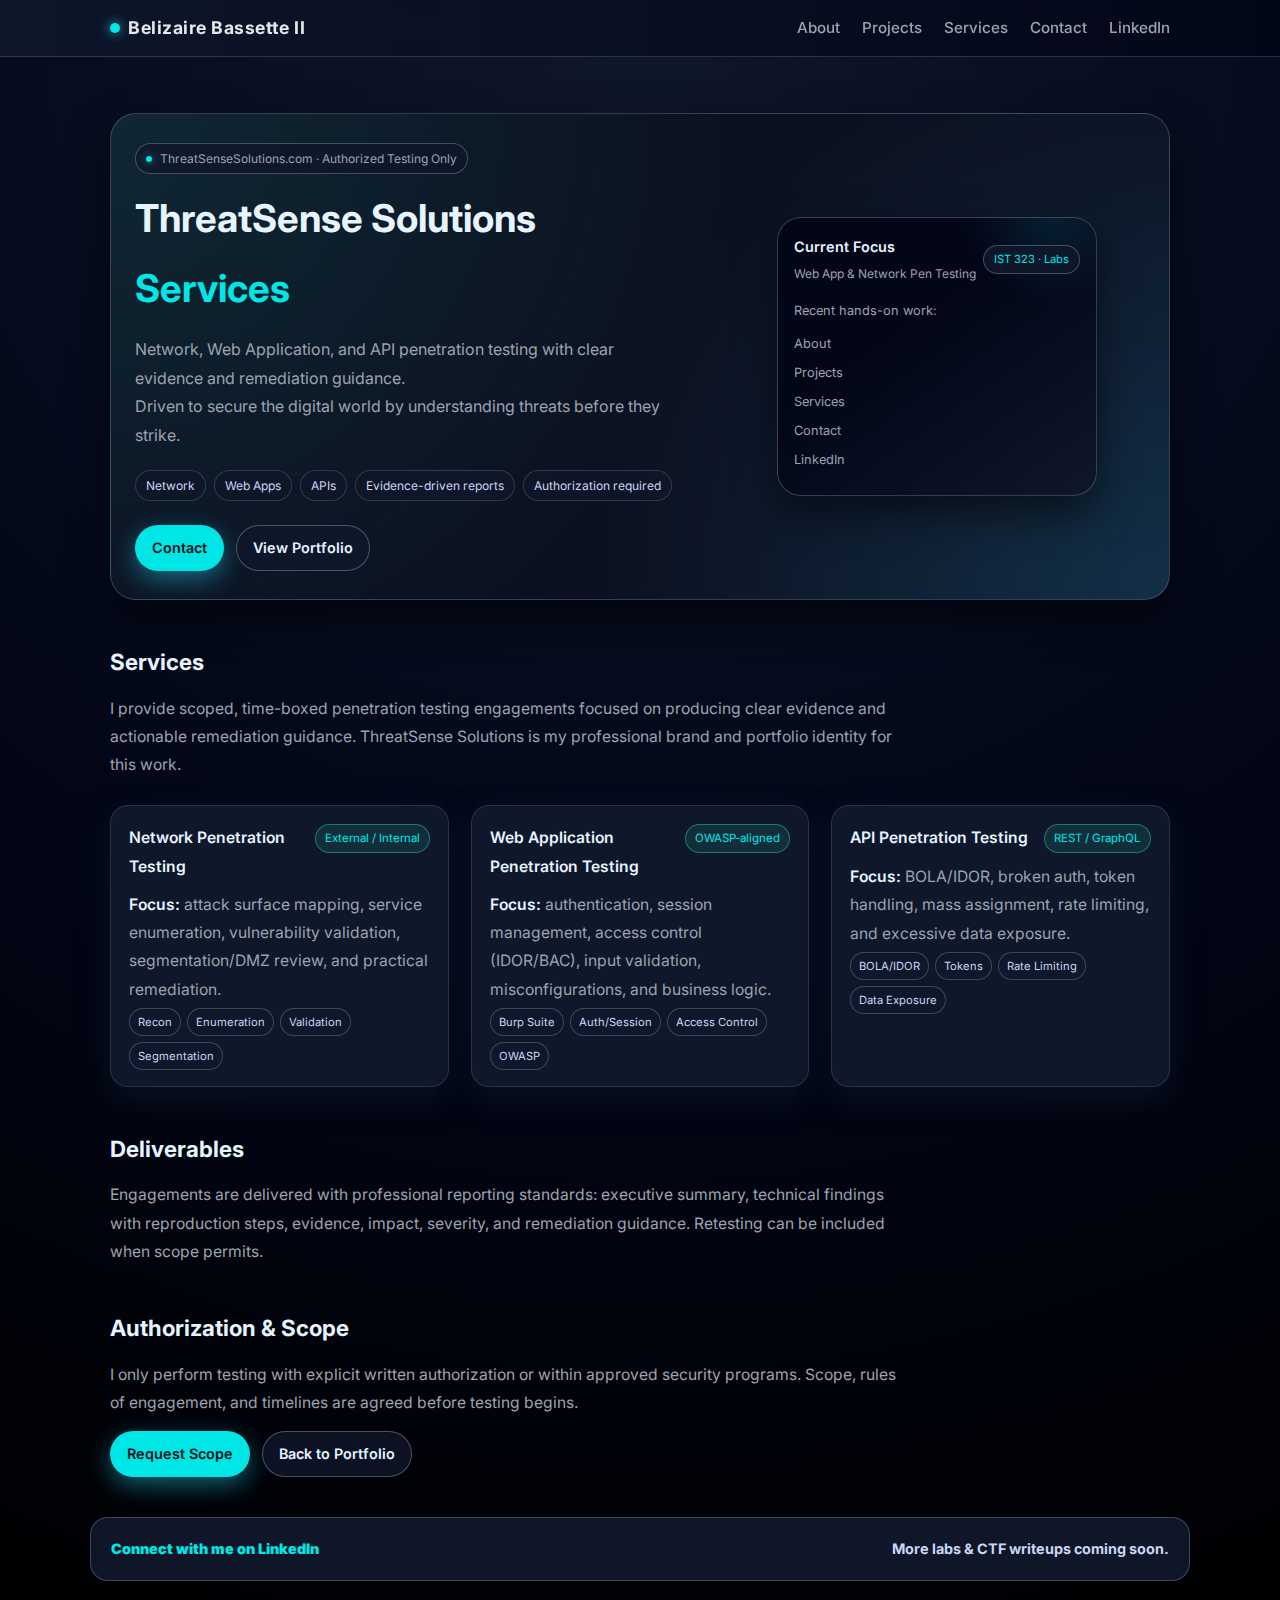
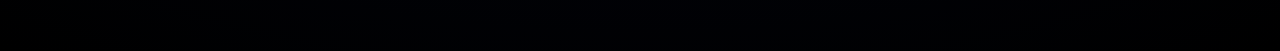
<file: services.html>
<!DOCTYPE html>
<html lang="en">
<head>
  <meta charset="UTF-8" />
  <meta name="viewport" content="width=device-width, initial-scale=1.0" />
  <meta name="description" content="ThreatSense Solutions — Network, Web Application, and API penetration testing. Authorized, scoped testing with clear reporting and remediation guidance." />
  <title>ThreatSense Solutions - Services</title>

  <!-- Google Font -->
  <link href="https://fonts.googleapis.com/css2?family=Inter:wght@300;400;500;600;700&display=swap" rel="stylesheet" />

    <link rel="stylesheet" href="style.css" />
</head>
<body>
  <!-- NAVBAR -->
  <nav class="navbar">
    <div class="nav-inner">
      <div class="nav-brand">
        <div class="nav-dot"></div>
        <span>Belizaire Bassette II</span>
      </div>
      
      <ul>
        <li><a href="index.html#about">About</a></li>
        <li><a href="index.html#projects">Projects</a></li>
        <li><a href="services.html">Services</a></li>
        <li><a href="index.html#contact">Contact</a></li>
        <li><a href="https://www.linkedin.com/in/belizaireb" target="_blank" rel="noopener">LinkedIn</a></li>
      </ul>

    </div>
  </nav>

  <div class="page-wrapper">
    <!-- HERO -->
    <header class="hero">
      <div>
        <div class="hero-eyebrow">
          <span></span>
          <p>ThreatSenseSolutions.com · Authorized Testing Only</p>
        </div>
        <h1>ThreatSense Solutions <span>Services</span></h1>
        <p class="hero-subtitle">Network, Web Application, and API penetration testing with clear evidence and remediation guidance. <br/><span style="color: var(--text-muted);">Driven to secure the digital world by understanding threats before they strike.</span></p>
        <div class="hero-tags"><span class="tag-chip">Network</span><span class="tag-chip">Web Apps</span><span class="tag-chip">APIs</span><span class="tag-chip">Evidence-driven reports</span><span class="tag-chip">Authorization required</span></div>
        <div class="hero-actions"><a href="mailto:bbassetteii@gmail.com" class="btn-primary">Contact</a>
          <a href="index.html#projects" class="btn-ghost">View Portfolio</a></div>
      </div>

      <div class="hero-right">
        <div class="hero-card">
          <div class="hero-card-header">
            <div>
              <div class="hero-card-title">Current Focus</div>
              <div style="font-size:0.75rem;color:var(--text-muted);margin-top:3px;">Web App &amp; Network Pen Testing</div>
            </div>
            <div class="hero-card-pill">IST 323 · Labs</div>
          </div>
          <div class="hero-card-body">
            <p>Recent hands-on work:</p>
            
      <ul>
        <li><a href="index.html#about">About</a></li>
        <li><a href="index.html#projects">Projects</a></li>
        <li><a href="services.html">Services</a></li>
        <li><a href="index.html#contact">Contact</a></li>
        <li><a href="https://www.linkedin.com/in/belizaireb" target="_blank" rel="noopener">LinkedIn</a></li>
      </ul>

          </div>
        </div>
      </div>
    </header>

    
    <section id="services">
      <h2>Services</h2>
      <p>
        I provide scoped, time-boxed penetration testing engagements focused on producing clear evidence and actionable remediation guidance.
        ThreatSense Solutions is my professional brand and portfolio identity for this work.
      </p>

      <div class="projects-grid">
        <article class="project-card">
          <div class="project-header-row">
            <h3 class="project-title">Network Penetration Testing</h3>
            <span class="project-pill">External / Internal</span>
          </div>
          <div class="project-body">
            <p><strong>Focus:</strong> attack surface mapping, service enumeration, vulnerability validation, segmentation/DMZ review, and practical remediation.</p>
            <div class="project-tags">
              <span class="project-tag">Recon</span>
              <span class="project-tag">Enumeration</span>
              <span class="project-tag">Validation</span>
              <span class="project-tag">Segmentation</span>
            </div>
          </div>
        </article>

        <article class="project-card">
          <div class="project-header-row">
            <h3 class="project-title">Web Application Penetration Testing</h3>
            <span class="project-pill">OWASP-aligned</span>
          </div>
          <div class="project-body">
            <p><strong>Focus:</strong> authentication, session management, access control (IDOR/BAC), input validation, misconfigurations, and business logic.</p>
            <div class="project-tags">
              <span class="project-tag">Burp Suite</span>
              <span class="project-tag">Auth/Session</span>
              <span class="project-tag">Access Control</span>
              <span class="project-tag">OWASP</span>
            </div>
          </div>
        </article>

        <article class="project-card">
          <div class="project-header-row">
            <h3 class="project-title">API Penetration Testing</h3>
            <span class="project-pill">REST / GraphQL</span>
          </div>
          <div class="project-body">
            <p><strong>Focus:</strong> BOLA/IDOR, broken auth, token handling, mass assignment, rate limiting, and excessive data exposure.</p>
            <div class="project-tags">
              <span class="project-tag">BOLA/IDOR</span>
              <span class="project-tag">Tokens</span>
              <span class="project-tag">Rate Limiting</span>
              <span class="project-tag">Data Exposure</span>
            </div>
          </div>
        </article>
      </div>
    </section>

    <section id="deliverables">
      <h2>Deliverables</h2>
      <p>
        Engagements are delivered with professional reporting standards: executive summary, technical findings with reproduction steps,
        evidence, impact, severity, and remediation guidance. Retesting can be included when scope permits.
      </p>
    </section>

    <section id="scope">
      <h2>Authorization &amp; Scope</h2>
      <p>
        I only perform testing with explicit written authorization or within approved security programs. Scope, rules of engagement, and
        timelines are agreed before testing begins.
      </p>
      <div class="hero-actions" style="margin-top:14px;">
        <a href="mailto:bbassetteii@gmail.com" class="btn-primary">Request Scope</a>
        <a href="index.html#projects" class="btn-ghost">Back to Portfolio</a>
      </div>
    </section>

  </div>

  <!-- FOOTER -->
  <div class="footer_row">
    <a href="https://www.linkedin.com/in/belizaireb" target="_blank"><strong>Connect with me on LinkedIn</strong></a>
    <span><strong>More labs &amp; CTF writeups coming soon.</strong></span>
  </div>
</body>
</html>
</file>
<file: style.css>
:root {
      --bg: #050810;
      --bg-alt: #0b1020;
      --card-bg: #0f172a;
      --card-border: rgba(148, 163, 184, 0.2);
      --accent: #00e6e6;
      --accent-soft: rgba(45, 212, 191, 0.12);
      --text-main: #e5e7eb;
      --text-muted: #9ca3af;
      --chip-bg: rgba(15, 23, 42, 0.7);
      --shadow-soft: 0 18px 40px rgba(0, 0, 0, 0.55);
      --radius-lg: 18px;
      --radius-full: 999px;
      --transition-fast: 0.25s ease;
    }

    * {
      margin: 0;
      padding: 0;
      box-sizing: border-box;
    }

    body {
      font-family: "Inter", system-ui, -apple-system, BlinkMacSystemFont, "Segoe UI", sans-serif;
      background: radial-gradient(circle at top, #0f172a 0, #020617 55%, #000 100%);
      color: var(--text-main);
      line-height: 1.8;
      padding-bottom: 70px;
      scroll-behavior: smooth;
    }

    a {
      color: inherit;
      text-decoration: none;
    }

    /* NAVBAR */
    .navbar {
      position: sticky;
      top: 0;
      z-index: 1000;
      backdrop-filter: blur(18px);
      background: linear-gradient(to right, rgba(15, 23, 42, 0.9), rgba(2, 6, 23, 0.9));
      border-bottom: 1px solid rgba(148, 163, 184, 0.25);
    }

    .nav-inner {
      max-width: 1100px;
      margin: 0 auto;
      padding: 12px 20px;
      display: flex;
      align-items: center;
      justify-content: space-between;
    }

    .nav-brand {
      font-weight: 700;
      font-size: 1.1rem;
      letter-spacing: 0.03em;
      display: flex;
      align-items: center;
      gap: 8px;
    }

    .nav-dot {
      width: 10px;
      height: 10px;
      border-radius: 50%;
      background: var(--accent);
      box-shadow: 0 0 12px rgba(34, 211, 238, 0.9);
    }

    .navbar ul {
      list-style: none;
      display: flex;
      gap: 22px;
      align-items: center;
    }

    .navbar a {
      font-size: 0.95rem;
      color: var(--text-muted);
      font-weight: 500;
      position: relative;
      transition: color var(--transition-fast);
    }

    .navbar a::after {
      content: "";
      position: absolute;
      left: 0;
      bottom: -6px;
      width: 0;
      height: 2px;
      background: var(--accent);
      transition: width var(--transition-fast);
      border-radius: 999px;
    }

    .navbar a:hover {
      color: #e5faff;
    }

    .navbar a:hover::after {
      width: 100%;
    }

    /* LAYOUT */
    .page-wrapper {
      max-width: 1100px;
      margin: 0 auto;
      padding: 26px 20px 0;
    }

    /* HERO */
    .hero {
      display: grid;
      grid-template-columns: minmax(0, 2.3fr) minmax(0, 1.7fr);
      gap: 30px;
      align-items: center;
      margin-top: 30px;
      padding: 28px 24px;
      border-radius: 26px;
      background: radial-gradient(circle at top left, rgba(45, 212, 191, 0.12), transparent 55%),
                  radial-gradient(circle at bottom right, rgba(56, 189, 248, 0.18), transparent 50%),
                  var(--bg-alt);
      box-shadow: var(--shadow-soft);
      border: 1px solid rgba(148, 163, 184, 0.3);
      animation: floatIn 0.8s ease-out both;
    }

    .hero-eyebrow {
      display: inline-flex;
      align-items: center;
      gap: 8px;
      padding: 4px 10px;
      border-radius: var(--radius-full);
      background: rgba(15, 23, 42, 0.8);
      border: 1px solid rgba(148, 163, 184, 0.4);
      font-size: 0.75rem;
      color: var(--text-muted);
      margin-bottom: 10px;
    }

    .hero-eyebrow span {
      width: 6px;
      height: 6px;
      border-radius: 999px;
      background: var(--accent);
      box-shadow: 0 0 10px rgba(34, 211, 238, 0.7);
    }

    .hero h1 {
      font-size: clamp(2.1rem, 3vw, 2.6rem);
      color: #e5f4ff;
      margin-bottom: 12px;
    }

    .hero h1 span {
      color: var(--accent);
    }

    .hero-subtitle {
      font-size: 1rem;
      color: var(--text-muted);
      max-width: 34rem;
      margin-bottom: 20px;
    }

    .hero-tags {
      display: flex;
      flex-wrap: wrap;
      gap: 8px;
      margin-bottom: 24px;
    }

    .tag-chip {
      padding: 4px 10px;
      border-radius: var(--radius-full);
      background: var(--chip-bg);
      font-size: 0.75rem;
      color: #cbd5f5;
      border: 1px solid rgba(148, 163, 184, 0.25);
    }

    .hero-actions {
      display: flex;
      flex-wrap: wrap;
      gap: 12px;
    }

    .btn-primary,
    .btn-ghost {
      display: inline-flex;
      align-items: center;
      justify-content: center;
      gap: 8px;
      padding: 9px 16px;
      font-size: 0.9rem;
      font-weight: 600;
      border-radius: var(--radius-full);
      cursor: pointer;
      border: 1px solid transparent;
      transition: transform var(--transition-fast), box-shadow var(--transition-fast), background var(--transition-fast), border-color var(--transition-fast), color var(--transition-fast);
    }

    .btn-primary {
      background: var(--accent);
      color: #02131a;
      box-shadow: 0 8px 25px rgba(34, 211, 238, 0.45);
    }

    .btn-primary:hover {
      transform: translateY(-1px);
      box-shadow: 0 12px 32px rgba(34, 211, 238, 0.6);
      background: #67e8f9;
    }

    .btn-ghost {
      background: rgba(15, 23, 42, 0.8);
      color: #e5f4ff;
      border-color: rgba(148, 163, 184, 0.45);
    }

    .btn-ghost:hover {
      transform: translateY(-1px);
      background: rgba(15, 23, 42, 0.95);
      border-color: var(--accent);
    }

    .hero-right {
      display: flex;
      align-items: center;
      justify-content: center;
    }

    .hero-card {
      width: 100%;
      max-width: 320px;
      padding: 16px 16px 18px;
      border-radius: 24px;
      background: linear-gradient(145deg, #020617, #020617 40%, #0f172a 100%);
      border: 1px solid rgba(148, 163, 184, 0.35);
      box-shadow: var(--shadow-soft);
      position: relative;
      overflow: hidden;
    }

    .hero-card::before {
      content: "";
      position: absolute;
      top: -40%;
      right: -20%;
      width: 210px;
      height: 210px;
      border-radius: 50%;
      background: radial-gradient(circle, rgba(34, 211, 238, 0.14), transparent 60%);
      opacity: 0.9;
    }

    .hero-card-header {
      display: flex;
      justify-content: space-between;
      align-items: center;
      margin-bottom: 14px;
      position: relative;
      z-index: 1;
    }

    .hero-card-title {
      font-size: 0.9rem;
      font-weight: 600;
      color: #e5f4ff;
    }

    .hero-card-pill {
      padding: 3px 10px;
      border-radius: var(--radius-full);
      font-size: 0.7rem;
      background: rgba(15, 23, 42, 0.9);
      border: 1px solid rgba(148, 163, 184, 0.4);
      color: var(--accent);
    }

    .hero-card-body {
      position: relative;
      z-index: 1;
      font-size: 0.8rem;
      color: var(--text-muted);
    }

    .hero-card-body ul {
      list-style: none;
      margin-top: 10px;
    }

    .hero-card-body li {
      margin-bottom: 6px;
      display: flex;
      align-items: center;
      gap: 6px;
    }

    .dot {
      width: 5px;
      height: 5px;
      border-radius: 999px;
      background: var(--accent);
    }

    /* SECTIONS */
    section {
      margin-top: 42px;
      animation: fadeIn 0.8s ease-out both;
    }

    section h2 {
      font-size: 1.4rem;
      margin-bottom: 12px;
      color: #e5f4ff;
    }

    section p {
      font-size: 0.98rem;
      color: var(--text-muted);
      max-width: 50rem;
    }

    /* PROJECT GRID */
    .projects-grid {
      margin-top: 26px;
      display: grid;
      grid-template-columns: repeat(auto-fit, minmax(260px, 1fr));
      gap: 22px;
    }

    .project-card {
      background: var(--card-bg);
      border-radius: var(--radius-lg);
      border: 1px solid var(--card-border);
      padding: 18px 18px 16px;
      box-shadow: 0 12px 30px rgba(15, 23, 42, 0.7);
      display: flex;
      flex-direction: column;
      gap: 10px;
      position: relative;
      overflow: hidden;
      transition: transform var(--transition-fast), box-shadow var(--transition-fast), border-color var(--transition-fast), background var(--transition-fast);
    }

    .project-card::before {
      content: "";
      position: absolute;
      inset: 0;
      background: radial-gradient(circle at top left, rgba(56, 189, 248, 0.16), transparent 55%);
      opacity: 0;
      pointer-events: none;
      transition: opacity var(--transition-fast);
    }

    .project-card:hover {
      transform: translateY(-6px);
      box-shadow: 0 18px 42px rgba(15, 23, 42, 0.9);
      border-color: rgba(45, 212, 191, 0.7);
      background: #020617;
    }

    .project-card:hover::before {
      opacity: 1;
    }

    .project-header-row {
      display: flex;
      justify-content: space-between;
      gap: 12px;
      align-items: flex-start;
    }

    .project-title {
      font-size: 0.98rem;
      font-weight: 600;
      color: #e5f4ff;
    }

    .project-pill {
      padding: 3px 9px;
      border-radius: var(--radius-full);
      background: var(--accent-soft);
      color: var(--accent);
      font-size: 0.72rem;
      white-space: nowrap;
      border: 1px solid rgba(45, 212, 191, 0.45);
    }

    .project-meta {
      font-size: 0.8rem;
      color: var(--text-muted);
    }

    .project-meta strong {
      color: #cbd5f5;
      font-weight: 600;
    }

    .project-body {
      font-size: 0.86rem;
      color: var(--text-muted);
    }

    .project-body strong {
      color: #e5f4ff;
      font-weight: 600;
    }

    .project-tags {
      display: flex;
      flex-wrap: wrap;
      gap: 6px;
      margin-top: 4px;
    }

    .project-tag {
      font-size: 0.7rem;
      padding: 3px 8px;
      border-radius: var(--radius-full);
      background: rgba(15, 23, 42, 0.9);
      border: 1px solid rgba(148, 163, 184, 0.35);
      color: #cbd5f5;
    }

    .project-link {
      margin-top: 6px;
      font-size: 0.82rem;
      font-weight: 600;
      color: var(--accent);
      display: inline-flex;
      align-items: center;
      gap: 5px;
    }

    .project-link span {
      font-size: 1rem;
      transform: translateY(0.5px);
    }

    /* FOOTER */
    .footer_row {
      max-width: 1100px;
      margin: 40px auto 0;
      padding: 18px 20px;
      border-radius: 18px;
      background: rgba(15, 23, 42, 0.95);
      border: 1px solid rgba(148, 163, 184, 0.35);
      display: flex;
      justify-content: space-between;
      align-items: center;
      gap: 12px;
      font-size: 0.9rem;
      color: #cbd5f5;
    }

    .footer_row a {
      color: var(--accent);
      font-weight: 600;
    }

    .footer_row a:hover {
      text-decoration: underline;
    }

    /* ANIMATIONS */
    @keyframes floatIn {
      from {
        opacity: 0;
        transform: translateY(12px);
      }
      to {
        opacity: 1;
        transform: translateY(0);
      }
    }

    @keyframes fadeIn {
      from {
        opacity: 0;
        transform: translateY(18px);
      }
      to {
        opacity: 1;
        transform: translateY(0);
      }
    }

    /* RESPONSIVE */
    @media (max-width: 860px) {
      .hero {
        grid-template-columns: minmax(0, 1fr);
      }
      .hero-right {
        order: -1;
      }
    }

    @media (max-width: 640px) {
      .nav-inner {
        flex-direction: column;
        align-items: flex-start;
        gap: 8px;
      }
      .navbar ul {
        gap: 14px;
        flex-wrap: wrap;
      }
      .hero {
        padding: 20px 16px;
      }
      .footer_row {
        flex-direction: column;
        text-align: center;
      }
    }
</file>
